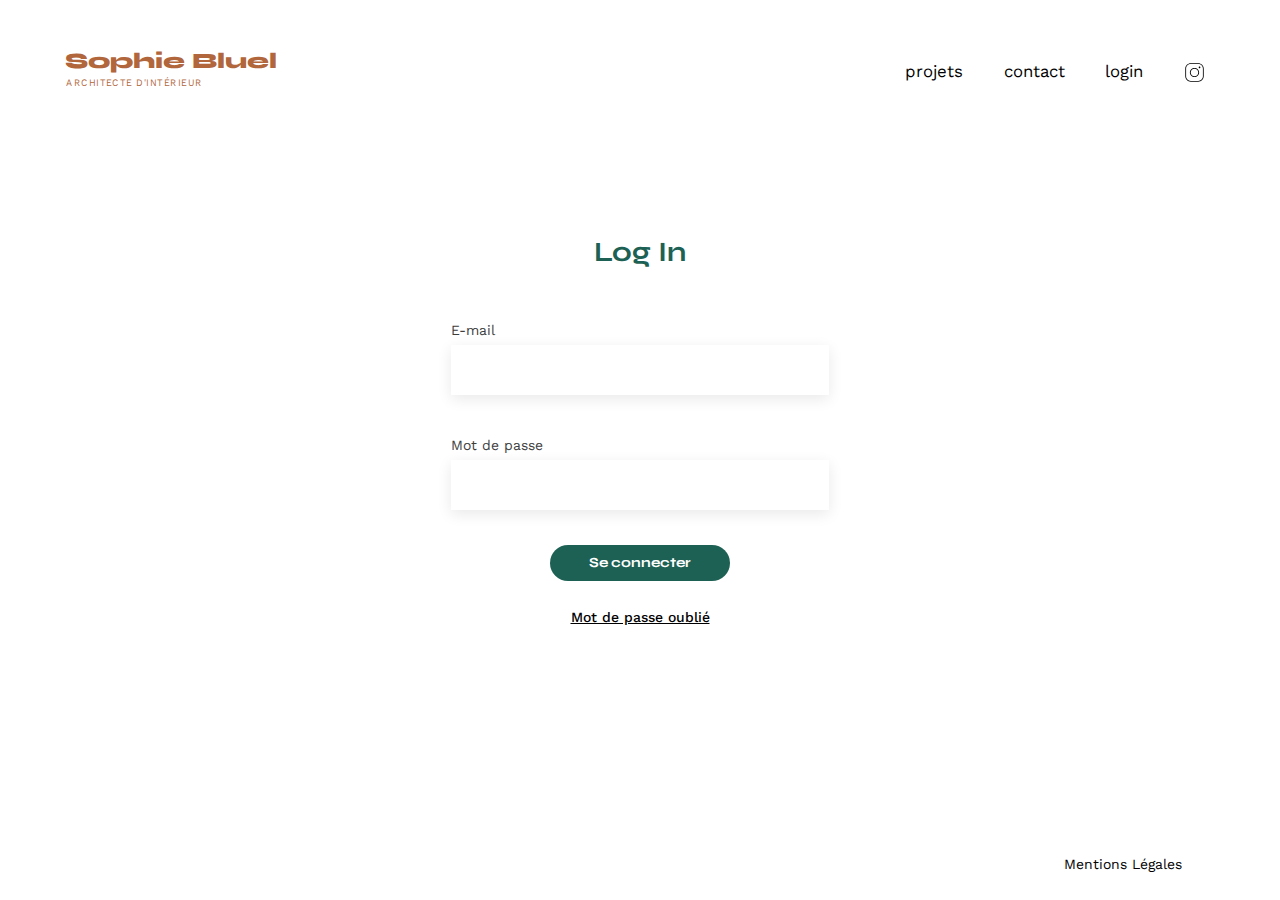
<file: Frontend/login.html>
<!DOCTYPE html>
<html lang="fr">

<head>
  <meta charset="UTF-8">
  <title>Page de connexion | Sophie Bluel - Architecte d'intérieur</title>
  <meta name="viewport" content="width=device-width, initial-scale=1.0">
  <link rel="preconnect" href="https://fonts.googleapis.com">
  <link rel="preconnect" href="https://fonts.gstatic.com" crossorigin>
  <link
    href="https://fonts.googleapis.com/css2?family=Syne:wght@400;500;700;800&family=Work+Sans:wght@400;500;700;800&display=swap"
    rel="stylesheet">
  <meta property="og:title" content="Page de connexion">
  <link rel="stylesheet" href="./assets/style.css">
  <script src="./assets/js/config.js" defer></script>
  <script src="./assets/js/gui/toast.js" defer></script>
  <script src="./assets/js/context/localStorageCtx.js" defer></script>
  <script src="./assets/js/context/crud.js" defer></script>
  <script src="./assets/js/context/userCtx.js" defer></script>
  <script src="./assets/js/gui/login.js" defer></script>
</head>

<body>
  <header id="header" class="header">
    <h1 class="prevent-select"><a href="./index.html">Sophie Bluel <span>Architecte d'intérieur</span></a></h1>
    <nav class="navbar-menu">
      <ul class="navbar-menu-elements">
        <li><a href="./index.html#portfolio" class="navbar-item reset-text-decoration">projets</a></li>
        <li><a href="./index.html#contact" class="navbar-item reset-text-decoration"
            onclick="scrollToFooter()">contact</a></li>
        <li><a href="#" class="navbar-item reset-text-decoration">login</a></li>
        <li><a href="https://instagram.com/" target="_blank" rel="nofollow"><img
              src="./assets/icons/button-instagram.svg" alt="Instagram" class="navbar-img"></a></li>
      </ul>
    </nav>
  </header>
  <div class="main-wrapper">
    <main id="main" class="main">
      <section id="login" class="login form">
        <h2>Log In</h2>
        <form id="login-form">
          <label for="email">E-mail</label>
          <input type="email" name="email" id="email" required>
          <label for="password">Mot de passe</label>
          <input type="password" name="password" id="password" required>
          <button class="is-narrow is-btn">Se connecter</button>
        </form>
        <div>
          <a href="#" class="forgotten-password">Mot de passe oublié</a>
          <!-- {ToDo: not the scope of the project's iteration} -->
        </div>
      </section>
    </main>
    <div id="toasts-component" class="toasts-component">
      <!-- Dynamic Content -->
    </div>

    <footer class="footer">
      <nav>
        <ul>
          <li><a href="#" class="reset-text-decoration">Mentions Légales</a></li>
          <!-- {ToDo: not the scope of the project's iteration} -->
        </ul>
      </nav>
    </footer>
  </div>
</body>

</html>
</file>
<file: Frontend/assets/style.css>
/*
   [CSS] Portfolio de Sophie Bluel v1.2
   This codebase is designed for the lastest Gecko & Blink based browsers only.
   Free for non commercial and commercial use. Just beware of cheating if you're into OC... 😏
   Use CTRL+F `§` & CTRL+F `***` to navigate throughout this CSS file sections.
   {REM} Responsive is NOT required in this project. -> 0 responsive behaviour.
*/

/*** A. Macro */
/* ⚙️ [§ A.1) Global Configuration] */
/* (You can edit the lines which are underneath this one as you wish) */
:root {
    /* Configuration.globalLayout => Font */
    --portfolio-body-font: 'Work Sans';
    --portfolio-titles-font: 'Syne';

    /* Configuration.globalLayout => Font size */
    --portfolio-body-font-size: .874em;

    /* Configuration.globalLayout => Font weight aliases */
    --portfolio-fw-regular: 400;
    --portfolio-fw-semibold: 500;
    --portfolio-fw-bold: 700;
    --portfolio-fw-bolder: 800;

    /* Configuration.chart => Static Colors */
    --portfolio-colors-white: #FFF;
    --portfolio-colors-black: #000;
    --portfolio-colors-green: #1D6154;
    --portfolio-colors-brown: #B1663C;
    --portfolio-colors-red: #D65353;

    /* Configuration.chart => FX Colors */
    --portfolio-colors-darkgreen: #0E2F28;
    --portfolio-colors-orange: #61381D;
    --portfolio-colors-blue: #1D4361;
    --portfolio-colors-darkred: #611D1D;

    /* Configuration.forms => Forms */
    --portfolio-forms-fields-font-size: 1.2em;
    --portfolio-forms-fields-min-height: 50px;
    --portfolio-forms-fields-shadow: 0px 4px 14px rgba(0, 0, 0, .09);
    --portfolio-forms-fields-text-indent: 12pt;
    --portfolio-forms-fields-bg-color: var(--portfolio-colors-white);
    --portfolio-forms-labels-font-color: #3D3D3D;
    --portfolio-forms-fields-font-color: #444;

    /* Configuration.globalLayout => Margins/max-width */
    --portfolio-page-margin: 50px;
    --portfolio-max-width: 1140px;

    /* Configuration.globalLayout => Navbar */
    --portfolio-navbar-item-hover-fw: var(--portfolio-fw-bold);

    /* Configuration.globalLayout => Buttons */
    --portfolio-chart-button-font-color: var(--portfolio-colors-white);
    --portfolio-chart-button-bg-color: var(--portfolio-colors-green);
    --portfolio-chart-button-bg-color-hover: var(--portfolio-colors-darkgreen);
    --portfolio-chart-button-default-font-weight: var(--portfolio-fw-bold);

    /* Configuration.filtersLayout */
    --portfolio-chart-active-filter-button-bg-hover: var(--portfolio-colors-green);
    --portfolio-chart-active-filter-button-bg-color: var(--portfolio-colors-white);
    --portfolio-chart-inactive-filter-button-bg: var(--portfolio-colors-white);
    --portfolio-chart-inactive-filter-button-bg-hover: var(--portfolio-colors-green);
    --portfolio-chart-inactive-filter-button-font-color: var(--portfolio-colors-green);

    /* Configuration.boxesLayout */
    --portfolio-chart-info-box-bg-color: var(--portfolio-colors-blue);
    --portfolio-chart-error-box-bg-color: var(--portfolio-colors-darkred);
    --portfolio-chart-warning-box-bg-color: var(--portfolio-colors-orange);
    --portfolio-chart-box-bg-color: var(--portfolio-colors-green);

    /* Configuration.titlesLayout */
    --portfolio-title-fw: var(--portfolio-fw-bolder);
    --portfolio-title-color: var(--portfolio-colors-brown);
    --portfolio-chart-title-default-font-weight: var(--portfolio-fw-bold);

    /* Configuration.subtitlesLayout */
    --portfolio-chart-subtitle-font-color: var(--portfolio-colors-green);

    /* Configuration.editorBanner */
    --portfolio-editorbanner-bg-color: var(--portfolio-colors-black);
    --portfolio-editorbanner-pseudo-transition-bg-color: rgb(0, 0, 1);
    --portfolio-editorbanner-font-color: var(--portfolio-colors-white);

    /* Configuration.editorBanner => Confirm changes button */
    --portfolio-editorbanner-confirm-changes-btn-bg-color: var(--portfolio-colors-white);
    --portfolio-editorbanner-confirm-changes-btn-font-color: var(--portfolio-colors-black);
    --portfolio-editorbanner-confirm-changes-btn-bg-color-hover: var(--portfolio-colors-darkgreen);
    --portfolio-editorbanner-confirm-changes-btn-font-color-hover: var(--portfolio-colors-white);
    --portfolio-editorbanner-confirm-changes-btn-padding: .75em 1.65em;
    --portfolio-editorbanner-min-height: 60px;

    /* Configuration.modal => Colors */
    --portfolio-modals-delete-button-font-color: var(--portfolio-colors-red);
    --portfolio-modals-bg-color: var(--portfolio-colors-white);
    --portfolio-modals-wrapper-bg-color: rgba(0, 0, 0, .8);
    --portfolio-modals-wrapper-pseudo-transition-bg-color: rgba(0, 0, 1, .8);
    --portfolio-modals-forms-font-size: calc(var(--portfolio-forms-fields-font-size) * .8);
    --portfolio-modals-forms-font-color: #444;
    --portfolio-modals-add-photo-box-bg-color: #E8F1F6;
    --portfolio-modals-add-photo-button-bg-color: #CBD6DC;
    --portfolio-modals-add-photo-button-font-color: #306685;
}

/* ⛔ Do NOT edit the code BELOW this line unless you know what you are doing */
/* ⛔ Do NOT edit the code BELOW this line unless you know what you are doing */
/* ⛔ Do NOT edit the code BELOW this line unless you know what you are doing */

/* 🧰 [§ A.2) i. Reset CSS => 📖 https://tinyurl.com/reset-css] */
* {
    box-sizing: border-box;
    /* [📖 https://tinyurl.com/border-box] */
    min-width: 0;
    /* [📖 https://tinyurl.com/flex-min-width-0] */
    margin: 0;
    padding: 0;
    font: inherit;
    color: inherit;
    font-size: 100%;
    vertical-align: baseline;
}

body {
    display: flex;
    flex-direction: column;
    min-height: 100vh;
    margin: auto;
    font-family: var(--portfolio-body-font), sans-serif;
    font-size: var(--portfolio-body-font-size);
    line-height: 1rem;
    font-weight: var(--portfolio-fw-regular);
    overflow-wrap: break-word;
}

ol,
ul {
    list-style-type: none;
}

/* ✨ [§ A.3) Animations] */
@keyframes galleryFadeIn {
    0% {
        opacity: 0;
    }

    25% {
        opacity: 0;
    }

    100% {
        opacity: 1;
    }
}

@keyframes galleryLoading {
    0% {
        opacity: .8;
    }

    100% {
        opacity: .2;
    }
}

.toasts-component>.is-toast:nth-child(1) {
    --nth-child: 1;
}

.toasts-component>.is-toast:nth-child(2) {
    --nth-child: 2;
}

.toasts-component>.is-toast:nth-child(3) {
    --nth-child: 3;
}

.toasts-component>.is-toast:nth-child(4) {
    --nth-child: 4;
}

.toasts-component>.is-toast:nth-child(n + 5) {
    --nth-child: 5;
}

.gallery>.gallery-figure:nth-child(1) {
    --nth-child: 1;
}

.gallery>.gallery-figure:nth-child(2) {
    --nth-child: 2;
}

.gallery>.gallery-figure:nth-child(3) {
    --nth-child: 3;
}

.gallery>.gallery-figure:nth-child(4) {
    --nth-child: 4;
}

.gallery>.gallery-figure:nth-child(n + 5) {
    --nth-child: 5;
}

.gallery>.gallery-figure {
    animation: galleryFadeIn calc(.4s * var(--nth-child)) ease-in;
}

body > *:not(header, .modal-wrapper) {
    animation: galleryFadeIn .7s ease-in-out;
}

.header {
    animation: galleryFadeIn .4s ease-in-out;
}

/* 🧰 [§ A.4) Utilitary classes] */
.is-btn {
    --_background-color: var(--portfolio-chart-button-bg-color);
    font-family: var(--portfolio-titles-font), serif;
    font-weight: var(--portfolio-chart-button-default-font-weight);
    color: var(--portfolio-chart-button-font-color);
    background-color: var(--_background-color);
    border-color: var(--_background-color);
    margin: 2em auto;
    width: 180px;
    text-align: center;
    margin-top: 35px;
    border-radius: 60px;
    border: none;
    padding: 10px;
}

.is-btn:hover {
    --_background-color: var(--portfolio-chart-button-bg-color-hover);
    cursor: pointer;
    color: var(--portfolio-chart-button-font-color);
}

.reset-text-decoration {
    text-decoration: none;
    color: inherit;
}

.prevent-select {
    user-select: none;
}

/*** B. Desktop */
/* 📚 [§ B.1) Semantic tags] */
section {
    margin: var(--portfolio-page-margin) 0;
}

h1 a {
    display: flex;
    flex-direction: column;
    font-family: var(--portfolio-titles-font), serif;
    font-size: 1.58em;
    font-weight: var(--portfolio-title-fw);
    color: var(--portfolio-title-color);
    line-height: 1em;
    text-decoration: none;
}

h1 a>span {
    position: relative;
    text-transform: uppercase;
    font-family: var(--portfolio-body-font), sans-serif;
    font-weight: var(--portfolio-fw-regular);
    font-size: .45em;
    letter-spacing: .1em;
    transform: scale(.92, 1);
    left: -3.5%;
}

h2 {
    font-size: 2em;
}

h2,
h3,
h4,
h5,
h6 {
    font-family: var(--portfolio-titles-font), serif;
    font-weight: var(--portfolio-chart-title-default-font-weight);
    color: var(--portfolio-chart-inactive-filter-button-font-color);
}

/* 🏷️ [§ B.2) Other HTML Tags styling] */
a:hover {
    color: var(--portfolio-title-color);
}

/*** C. Website base */
/* 🍬 [§ C.1) Wrapper] */
.main-wrapper {
    width: var(--portfolio-max-width);
    display: flex;
    flex-direction: column;
    flex: 1;
    margin: auto;
    margin-bottom: 0;
    margin-top: 0;
}

/* 🍔 [§ C.2) Navbar] */
.header {
    --_margin-delta: 22px;
    display: flex;
    justify-content: space-between;
    margin: var(--portfolio-page-margin) auto;
    min-width: 1150px;
    max-width: var(--portfolio-max-width);
}

.navbar-menu-elements>* {
    padding: 0 10px;
    font-size: 1.2em;
}

.navbar-item:hover {
    font-weight: var(--portfolio-navbar-item-hover-fw);
    color: inherit;
}

.navbar-menu {
    display: flex;
    align-items: center;
    height: 42px;
}

.navbar-menu-elements .navbar-img {
    --_height: 21px;
    position: relative;
    height: var(--_height);
    top: calc(var(--_height) * .1);
}

.navbar-menu-elements {
    display: flex;
    align-items: center;
    list-style-type: none;
    justify-content: space-between;
    width: 320px;
}

/* 👋 [§ C.3) Introduction section] */
.introduction {
    display: flex;
    align-items: center;
    justify-content: space-between;
    margin-bottom: calc(var(--portfolio-page-margin) * 2.5);
    margin-top: calc(var(--portfolio-page-margin) * 1.5);
}

.introduction .introduction-figure {
    flex-basis: 53%;
}

.introduction .introduction-picture {
    display: block;
    height: auto;
    width: 94.5%;
}

.introduction-article {
    display: flex;
    position: relative;
    flex-direction: column;
    align-self: stretch;
    top: 65px;
    max-width: 42.8%;
    height: 30%;
}

.introduction-article p {
    margin-top: 5px;
}

.introduction-article-container {
    position: relative;
    display: flex;
    flex-direction: column;
    align-self: stretch;
    line-height: 1.15em;
    gap: .8em;
}

.introduction-article-container h2 {
    margin-bottom: 10px;
}

/* ✅ [§ C.4) i. Filters component] */
.filter-by-category-component {
    display: flex;
    justify-content: center;
    gap: 0 1em;
}

.filter-btn {
    border: 1px solid var(--portfolio-chart-inactive-filter-button-font-color);
    font-size: 1em;
    margin: 0;

    color: var(--portfolio-chart-inactive-filter-button-font-color);
    background-color: var(--portfolio-chart-inactive-filter-button-bg);
    padding: 8px 1%;
    min-width: 100px;
}

.filter-btn:hover {
    color: var(--portfolio-chart-button-font-color);
    background-color: var(--portfolio-chart-button-bg-color-hover);
    border-color: var(--portfolio-chart-button-bg-color-hover);
}

.filter-btn.is-active {
    background-color: var(--portfolio-chart-active-filter-button-bg-hover);
    border-color: var(--portfolio-chart-active-filter-button-bg-hover);
    color: var(--portfolio-chart-active-filter-button-bg-color);
}

/* 🖼️ [§ C.4) ii. Portfolio section] */
.main {
    width: 83%;
    margin: auto;
    margin-top: 0;
}

.portfolio {
    --_padding: 15px;
    padding-top: var(--_padding);
    margin-top: calc(var(--_padding) * -1);
    margin-bottom: calc(var(--portfolio-page-margin) * 1.3);
}

.portfolio-title-wrapper {
    position: relative;
    display: flex;
    justify-content: center;
    margin-bottom: 3.5em;
}

.gallery {
    width: 100%;
    display: grid;
    grid-template-columns: repeat(3, 1fr);
    grid-column-gap: .9rem;
    grid-row-gap: 20px;
    margin-top: 3.7em;
}

.gallery.failed-to-fetch {
    display: flex;
    justify-content: center;
}

.gallery-figure {
    margin: auto;
}

.gallery-figure img {
    height: 407px;
    width: 305px;
    object-fit: cover;
    margin-bottom: .5em;
}

/* ✉️ [§ C.5) Contact section] */
.form {
    display: flex;
    flex-direction: column;
    margin: auto;
    align-items: center;
}

.form h2 {
    margin-bottom: 20px;
}

.form form {
    text-align: left;
    display: flex;
    flex-direction: column;
    width: 40%;
}

.form input:not([type="submit"]) {
    border: none;
    background-color: var(--portfolio-forms-fields-bg-color);
    font-size: var(--portfolio-forms-fields-font-size);
    min-height: var(--portfolio-forms-fields-min-height);
    box-shadow: var(--portfolio-forms-fields-shadow);
    text-indent: var(--portfolio-forms-fields-text-indent);
}

.form label {
    margin: 3em 0 .5em 0;
    color: var(--portfolio-forms-labels-font-color);
}

.form textarea {
    border: none;
    background-color: var(--portfolio-forms-fields-bg-color);
    box-shadow: var(--portfolio-forms-fields-shadow);
    padding: 8px;
}

.form input:not([type="submit"]), .form select, .form textarea {
    color: var(--portfolio-forms-fields-font-color);
}

.form input.is-narrow {
    height: 35px;
    font-size: 1em;
}

/*** D. Dynamic components */
/* 📦 [§ D.1) Boxes] */
.is-box {
    background-color: var(--portfolio-chart-buttons-font-color);
    color: var(--portfolio-chart-button-font-color);
    font-weight: var(--portfolio-fw-semibold);
    padding: 15px;
    border-radius: 15px;
    max-width: 45vw;
    margin: auto;
    text-align: center;
}

.is-box.error-box {
    background-color: var(--portfolio-chart-error-box-bg-color);
}

.is-box.warning-box {
    background-color: var(--portfolio-chart-warning-box-bg-color);
}

/* 🥞 [§ D.2) Toasts] */
.toasts-component {
    display: flex;
    flex-direction: column;
    align-items: center;
    position: absolute;
    bottom: 0;
    left: 0;
    width: 100%;
}

.is-toast {
    --_default-min-width: 250px;
    --_delta: 50px;
    --_fadein-duration: .5s;
    --_fadeout-duration: 1s;
    --_movein-duration: .7s;
    --_moveout-duration: 1s;
    opacity: 0;
    margin: auto;
    font-weight: var(--portfolio-fw-semibold);
    min-width: var(--_default-min-width);
    background-color: var(--portfolio-chart-box-bg-color);
    color: var(--portfolio-chart-button-font-color);
    text-align: center;
    border-radius: 2px;
    padding: 16px;
    z-index: 2;
    bottom: 0;
    position: fixed;
    transition: bottom var(--_movein-duration), opacity var(--_fadeout-duration);
}

.is-toast.show {
    opacity: 1;
    bottom: calc(var(--_delta) * var(--nth-child));
    transition: bottom var(--_moveout-duration), opacity var(--_fadein-duration);
}

.is-toast.error-box {
    background-color: var(--portfolio-chart-error-box-bg-color);
}

.is-toast.warning-box {
    background-color: var(--portfolio-chart-warning-box-bg-color);
}

.is-toast.info-box {
    background-color: var(--portfolio-chart-info-box-bg-color);
}

/*** E. Footer */
.footer {
    display: flex;
    align-items: flex-end;
    justify-content: flex-end;
    align-self: flex-end;
    margin: 2em;
    margin-top: 2.5em;
}

/*** F. Editor */
/* 🔝 [§ F. 1) Editor banner] */
.editor-banner-wrapper {
    position: relative;
    min-height: var(--portfolio-editorbanner-min-height);
}

.editor-banner {
    display: flex;
    position: fixed;
    justify-content: center;
    align-items: center;
    min-height: var(--portfolio-editorbanner-min-height);
    min-width: 100%;
    z-index: 1;
    background-color: var(--portfolio-editorbanner-bg-color);
    color: var(--portfolio-editorbanner-font-color);
}

.editor-banner-component {
    display: flex;
    justify-content: center;
    align-items: center;
    height: 63.33%;
    width: 367px;
}

.editor-banner-component .editor-banner-label {
    font-size: 1.1em;
    font-weight: var(--portfolio-fw-regular);
}

.confirm-changes-btn {
    font-family: var(--portfolio-body-font), sans-serif;
    font-size: 1em;
    width: auto;
    padding: var(--portfolio-editorbanner-confirm-changes-btn-padding);
    margin: auto;
    margin-right: 0;
    background-color: var(--portfolio-editorbanner-confirm-changes-btn-bg-color);
    color: var(--portfolio-editorbanner-confirm-changes-btn-font-color);
}

.confirm-changes-btn:hover {
    background-color: var(--portfolio-editorbanner-confirm-changes-btn-bg-color-hover);
    color: var(--portfolio-editorbanner-confirm-changes-btn-font-color-hover);
}

/* 👁️ [§ F. 2) Visibility default state] */
.hidden-editor-element {
    visibility: hidden !important;
    min-height: 1px !important;
    max-height: 1px !important;
}

/* ✍️ [§ F. 3) Edit buttons] */
.edit-icon {
    height: 19px;
    width: auto;
    margin-left: 0;
    margin-right: 10px;
}

.edit-component {
    display: flex;
    align-items: center;
}

.edit-component span {
    position: relative;
    top: 1px;
}

.open-editor {
    display: flex;
    align-items: center;
    text-decoration: none;
}

.open-editor:hover {
    font-weight: var(--portfolio-navbar-item-hover-fw);
    color: inherit;
}

.editor-banner-component .edit-icon {
    position: relative;
    top: -.10em;
}

.description-edit-btn {
    position: absolute;
    top: -20%;
}

.edit-component.introduction-img-btn {
    position: relative;
    top: 15px;
}

.edit-component.gallery-edit-btn {
    position: absolute;
    right: 29%;
    top: -11%;
}

/*** G. Login Page */
.login {
    display: flex;
    align-items: center;
    margin: auto;
    margin-top: 100px;
}

.forgotten-password {
    color: inherit;
    font-weight: var(--portfolio-fw-semibold);
}

/*** H. Modal box */
.modal-wrapper {
    --_padding: 20px;

    position: fixed;
    display: flex;
    align-items: center;
    justify-content: center;
    top: var(--portfolio-editorbanner-min-height);
    left: 0;
    width: 100%;
    height: calc(100vh - var(--portfolio-editorbanner-min-height));
    background: var(--portfolio-modals-wrapper-bg-color);
}

.modal {
    position: relative;
    overflow: auto;
    width: 43.75vw;
    min-height: 74vh;
    max-height: calc(100vh - 95px);
    padding: 20px;
    background-color: var(--portfolio-modals-bg-color);
    border-radius: 10px;
}

.editor-head-gui-element {
    background: transparent;
    border: none;
}

.editor-head-gui-element:hover {
    cursor: pointer;
}

.modal h1 {
    font-size: 1.85em;
    color: inherit;
    font-family: var(--portfolio-body-font);
    font-weight: var(--portfolio-fw-regular);
    text-align: center;
    margin-bottom: 35px;
}

.modal hr {
    width: 100%;
    opacity: .4;
}

.modal-dynamic-content {
    display: flex;
    flex-direction: column;
    justify-content: center;
    align-items: center;
    height: 100%;
}

.modal-dynamic-content-main {
    flex-basis: 100%;
    width: 100%;
    align-self: flex-start;
}

.modal .modal-gallery {
    display: grid;
    grid-template-columns: repeat(5, 1fr);
    grid-column-gap: .9rem;
    grid-row-gap: 20px;
    margin-bottom: 50px;
}

.modal .modal-gallery img {
    width: 100%;
    height: 100%;
    object-fit: cover;
}

.modal .modal-gallery-element {
    position: relative;
    display: flex;
    flex-direction: column;
    min-width: 5vw;
    min-height: 165px;
}

.modal .modal-gallery-element-btns {
    width: 100%;
    position: absolute;
    display: flex;
    align-self: center;
    justify-content: flex-end;
    flex-wrap: wrap;
}

.modal .modal-gallery-element-btns a {
    background: var(--portfolio-editorbanner-bg-color);
    border-radius: 3px;
    margin-right: 3px;
    margin-top: 5px;
    height: 20px;
    width: 20px;
}

.modal .modal-gallery-element-btns img {
    height: 100%;
    width: 100%;
    object-fit: cover;
}

.modal .modal-gallery-element-img {
    margin-bottom: 2px;
}

.modal-bottom {
    width: 100%;
}

.modal-gallery-trash-btn {
    padding: 3px;
}

.modal-gallery-move-btn {
    padding: 2px;
}

.modal-gallery-move-btn:not(.is-active) {
    display: none;
}

.modal-head {
    position: relative;
    display: flex;
    width: 100%;
    justify-content: space-between;
}

.modal .modal-gallery-delete-all-button-wrapper {
    text-align: center;
}

.modal .modal-bottom button {
    display: flex;
    align-items: center;
    justify-content: center;
    width: 100%;
    max-width: 237px;
    margin: 2.4em auto;
    margin-bottom: 1.5em;
}

.modal .modal-bottom div {
    margin: auto;
    margin-bottom: 20px;
}

.modal .modal-gallery a {
    text-decoration: none;
    color: inherit;
    margin-top: 3px;
    font-size: .9em;
}

.modal .modal-gallery a:hover {
    font-weight: var(--portfolio-navbar-item-hover-fw);
}

.modal .modal-bottom a {
    text-decoration: none;
    color: var(--portfolio-modals-delete-button-font-color);
}

.send-img {
    display: flex;
    align-self: stretch;
    align-items: stretch;
    width: 100%;
    margin: auto;
}

.send-img label:not(.add-file-btn) {
    margin: 2em 0 .5em 0;
}

.send-img label.add-file-btn {
    margin: 0;
    padding: .7em 2.5em;
    border: 0;
    border-radius: 50px;
    background-color: var(--portfolio-modals-add-photo-button-bg-color);
    color: var(--portfolio-modals-add-photo-button-font-color);    
    font-weight: var(--portfolio-fw-semibold);
}

.send-img.form input, .send-img.form select {
    font-size: var(--portfolio-modals-forms-font-size);
}

.select {
    border: none;
    background-color: var(--portfolio-forms-fields-bg-color);
    font-size: var(--portfolio-forms-fields-font-size);
    min-height: var(--portfolio-forms-fields-min-height);
    box-shadow: var(--portfolio-forms-fields-shadow);
    text-indent: var(--portfolio-forms-fields-text-indent);

    appearance: none;
    background: url("./icons/button-expand.svg") no-repeat;
    background-position: right 6.64% bottom 48%;
}

.modal .add-photo-box {
    position: relative;
    display: flex;
    flex-direction: column;
    justify-content: center;
    align-items: center;
    width: 100%;
    min-height: 170px;
    background: var(--portfolio-modals-add-photo-box-bg-color);
    padding-bottom: 20px;
}

.modal .add-photo-box-placeholder {
    display: inherit;
    flex-direction: inherit;
    justify-content: inherit;
    align-items: inherit;
}

.modal .add-photo-box p {
    margin-top: 5px;
    font-size: .7em;
}

.modal .add-file-input {
    position: absolute;
    top: 0;
    width: 100%;
    height: 100%;
    opacity: 0;
    z-index: 2;
}

.modal .add-photo-box:focus-within {
    --_thickness: 2px;
    outline: var(--_thickness) solid var(--portfolio-modals-add-photo-button-font-color);
    outline-offset: calc(--_thickness * -1);
    border-radius: var(--_thickness);
}

.modal .add-file-input:hover {
    cursor: pointer;
}

.modal .picture-placeholder {
    object-fit: cover;
    margin: 0;
    margin-top: 1.5em;
    margin-bottom: 1em;
}

.modal .injected-picture {
    position: absolute;
    top: 0;
    left: auto;
    right: auto;
    width: 30%;
    height: 100%;
    object-fit: cover;
    z-index: 1;
}

.modal .injected-picture:not(.is-active) {
    display: none;
}

.modal .modal-content {
    width: 76%;
    height: calc(100% - 50px);
    margin: 0 auto;
}

/* Focus trap (hack in the matrix) */
.editor-banner:not(:focus-within) {
    background: var(--portfolio-editorbanner-pseudo-transition-bg-color);
    transition: background .01s;
}

/* Focus trap (hack in the matrix) */
.modal-wrapper[aria-modal="true"]:not(:focus-within) {
    background: var(--portfolio-modals-wrapper-pseudo-transition-bg-color);
    transition: background .01s;
}

/*** I. Javascript patches, do NOT use it in your HTML */
.js-monkey-patch-flex-column {
    flex-direction: column !important;
}

.js-monkey-patch-display-flex {
    display: flex !important;
}

.js-monkey-patch-display-none {
    display: none !important;
}

.js-monkey-patch-loading {
    animation: galleryLoading .8s ease-in-out infinite !important;
}

.js-monkey-patch-remove-animations {
    animation: none !important;
}
</file>
<file: FrontEnd/assets/style.css>
/*
   [CSS] Sophie Bluel Portfolio v1.0
   This codebase is designed for the lastest Gecko & Blink based browsers only.
   Free for non commercial and commercial use. Just beware of cheating if you're into OC... 😏
   Use CTRL+F `§` & CTRL+F `***` to navigate throughout this CSS file sections.
   {REM} Responsive is NOT required in this project. -> 0 responsive behaviour.
*/

/*** A. Macro */
/* ⚙️ [§ A.1) Global Configuration] */
/* (You can edit the lines which are underneath this one as you wish) */
:root {
    /* Configuration.globalLayout => Font */
    --portfolio-body-font: 'Work Sans';
    --portfolio-titles-font: 'Syne';

    /* Configuration.globalLayout => Font size */
    --portfolio-body-font-size: .874em;

    /* Configuration.globalLayout => Font weight aliases */
    --portfolio-fw-regular: 400;
    --portfolio-fw-semibold: 500;
    --portfolio-fw-bold: 700;
    --portfolio-fw-bolder: 800;

    /* Configuration.chart => Static Colors */
    --portfolio-colors-white: #FFF;
    --portfolio-colors-black: #000;
    --portfolio-colors-green: #1D6154;
    --portfolio-colors-brown: #B1663C;
    --portfolio-colors-red: #D65353;

    /* Configuration.chart => FX Colors */
    --portfolio-colors-darkgreen: #0E2F28;
    --portfolio-colors-orange: #61381D;
    --portfolio-colors-blue: #1D4361;
    --portfolio-colors-darkred: #611D1D;

    /* Configuration.forms => Forms */
    --portfolio-forms-fields-font-size: 1.2em;
    --portfolio-forms-fields-min-height: 50px;
    --portfolio-forms-fields-shadow: 0px 4px 14px rgba(0, 0, 0, .09);
    --portfolio-forms-fields-text-indent: 12pt;
    --portfolio-forms-fields-bg-color: var(--portfolio-colors-white);
    --portfolio-forms-labels-font-color: #3D3D3D;
    --portfolio-forms-fields-font-color: #444;

    /* Configuration.globalLayout => Margins/max-width */
    --portfolio-page-margin: 50px;
    --portfolio-max-width: 1140px;

    /* Configuration.globalLayout => Navbar */
    --portfolio-navbar-item-hover-fw: var(--portfolio-fw-bold);

    /* Configuration.globalLayout => Buttons */
    --portfolio-chart-button-font-color: var(--portfolio-colors-white);
    --portfolio-chart-button-bg-color: var(--portfolio-colors-green);
    --portfolio-chart-button-bg-color-hover: var(--portfolio-colors-darkgreen);
    --portfolio-chart-button-default-font-weight: var(--portfolio-fw-bold);

    /* Configuration.filtersLayout */
    --portfolio-chart-active-filter-button-bg-hover: var(--portfolio-colors-green);
    --portfolio-chart-active-filter-button-bg-color: var(--portfolio-colors-white);
    --portfolio-chart-inactive-filter-button-bg: var(--portfolio-colors-white);
    --portfolio-chart-inactive-filter-button-bg-hover: var(--portfolio-colors-green);
    --portfolio-chart-inactive-filter-button-font-color: var(--portfolio-colors-green);

    /* Configuration.boxesLayout */
    --portfolio-chart-info-box-bg-color: var(--portfolio-colors-blue);
    --portfolio-chart-error-box-bg-color: var(--portfolio-colors-darkred);
    --portfolio-chart-warning-box-bg-color: var(--portfolio-colors-orange);
    --portfolio-chart-box-bg-color: var(--portfolio-colors-green);

    /* Configuration.titlesLayout */
    --portfolio-title-fw: var(--portfolio-fw-bolder);
    --portfolio-title-color: var(--portfolio-colors-brown);
    --portfolio-chart-title-default-font-weight: var(--portfolio-fw-bold);

    /* Configuration.subtitlesLayout */
    --portfolio-chart-subtitle-font-color: var(--portfolio-colors-green);

    /* Configuration.editorBanner */
    --portfolio-editorbanner-bg-color: var(--portfolio-colors-black);
    --portfolio-editorbanner-pseudo-transition-bg-color: rgb(0, 0, 1);
    --portfolio-editorbanner-font-color: var(--portfolio-colors-white);

    /* Configuration.editorBanner => Confirm changes button */
    --portfolio-editorbanner-confirm-changes-btn-bg-color: var(--portfolio-colors-white);
    --portfolio-editorbanner-confirm-changes-btn-font-color: var(--portfolio-colors-black);
    --portfolio-editorbanner-confirm-changes-btn-bg-color-hover: var(--portfolio-colors-darkgreen);
    --portfolio-editorbanner-confirm-changes-btn-font-color-hover: var(--portfolio-colors-white);
    --portfolio-editorbanner-confirm-changes-btn-padding: .75em 1.65em;
    --portfolio-editorbanner-min-height: 60px;

    /* Configuration.modal => Colors */
    --portfolio-modals-delete-button-font-color: var(--portfolio-colors-red);
    --portfolio-modals-bg-color: var(--portfolio-colors-white);
    --portfolio-modals-wrapper-bg-color: rgba(0, 0, 0, .8);
    --portfolio-modals-wrapper-pseudo-transition-bg-color: rgba(0, 0, 1, .8);
    --portfolio-modals-forms-font-size: calc(var(--portfolio-forms-fields-font-size) * .8);
    --portfolio-modals-forms-font-color: #444;
    --portfolio-modals-add-photo-box-bg-color: #E8F1F6;
    --portfolio-modals-add-photo-button-bg-color: #CBD6DC;
    --portfolio-modals-add-photo-button-font-color: #306685;
}

/* 🧰 [§ A.2) i. Reset CSS => 📖 https://tinyurl.com/reset-css] */
* {
    box-sizing: border-box;
    /* [📖 https://tinyurl.com/border-box] */
    min-width: 0;
    /* [📖 https://tinyurl.com/flex-min-width-0] */
    margin: 0;
    padding: 0;
    font: inherit;
    color: inherit;
    font-size: 100%;
    vertical-align: baseline;
}

body {
    display: flex;
    flex-direction: column;
    min-height: 100vh;
    margin: auto;
    font-family: var(--portfolio-body-font), sans-serif;
    font-size: var(--portfolio-body-font-size);
    line-height: 1rem;
    font-weight: var(--portfolio-fw-regular);
    overflow-wrap: break-word;
}

ol,
ul {
    list-style-type: none;
}

/* ✨ [§ A.3) Animations] */
@keyframes galleryFadeIn {
    0% {
        opacity: 0;
    }

    25% {
        opacity: 0;
    }

    100% {
        opacity: 1;
    }
}

@keyframes galleryLoading {
    0% {
        opacity: .8;
    }

    100% {
        opacity: .2;
    }
}

.toasts-component>.is-toast:nth-child(1) {
    --nth-child: 1;
}

.toasts-component>.is-toast:nth-child(2) {
    --nth-child: 2;
}

.toasts-component>.is-toast:nth-child(3) {
    --nth-child: 3;
}

.toasts-component>.is-toast:nth-child(4) {
    --nth-child: 4;
}

.toasts-component>.is-toast:nth-child(n + 5) {
    --nth-child: 5;
}

.gallery>.gallery-figure:nth-child(1) {
    --nth-child: 1;
}

.gallery>.gallery-figure:nth-child(2) {
    --nth-child: 2;
}

.gallery>.gallery-figure:nth-child(3) {
    --nth-child: 3;
}

.gallery>.gallery-figure:nth-child(4) {
    --nth-child: 4;
}

.gallery>.gallery-figure:nth-child(n + 5) {
    --nth-child: 5;
}

.gallery>.gallery-figure {
    animation: galleryFadeIn calc(.4s * var(--nth-child)) ease-in;
}

body > *:not(header, .modal-wrapper) {
    animation: galleryFadeIn .7s ease-in-out;
}

.header {
    animation: galleryFadeIn .4s ease-in-out;
}

/* 🧰 [§ A.4) Utilitary classes] */
.is-btn {
    --_background-color: var(--portfolio-chart-button-bg-color);
    font-family: var(--portfolio-titles-font), serif;
    font-weight: var(--portfolio-chart-button-default-font-weight);
    color: var(--portfolio-chart-button-font-color);
    background-color: var(--_background-color);
    border-color: var(--_background-color);
    margin: 2em auto;
    width: 180px;
    text-align: center;
    margin-top: 35px;
    border-radius: 60px;
    border: none;
    padding: 10px;
}

.is-btn:hover {
    --_background-color: var(--portfolio-chart-button-bg-color-hover);
    cursor: pointer;
    color: var(--portfolio-chart-button-font-color);
}

.reset-text-decoration {
    text-decoration: none;
    color: inherit;
}

.prevent-select {
    user-select: none;
}

/* ⛔ Do NOT edit the code BELOW this line unless you know what you are doing */
/* ⛔ Do NOT edit the code BELOW this line unless you know what you are doing */
/* ⛔ Do NOT edit the code BELOW this line unless you know what you are doing */

/*** B. Desktop */
/* 📚 [§ B.1) Semantic tags] */
section {
    margin: var(--portfolio-page-margin) 0;
}

h1 {
    display: flex;
    flex-direction: column;
    font-family: var(--portfolio-titles-font), serif;
    font-size: 1.58em;
    font-weight: var(--portfolio-title-fw);
    color: var(--portfolio-title-color);
    line-height: 1em;
}

h1>span {
    position: relative;
    text-transform: uppercase;
    font-family: var(--portfolio-body-font), sans-serif;
    font-weight: var(--portfolio-fw-regular);
    font-size: .45em;
    letter-spacing: .1em;
    transform: scale(.92, 1);
    left: -3.5%;
}

h2 {
    font-size: 2em;
}

h2,
h3,
h4,
h5,
h6 {
    font-family: var(--portfolio-titles-font), serif;
    font-weight: var(--portfolio-chart-title-default-font-weight);
    color: var(--portfolio-chart-inactive-filter-button-font-color);
}

/* 🏷️ [§ B.2) Other HTML Tags styling] */
a:hover {
    color: var(--portfolio-title-color);
}

/*** C. Website base */
/* 🍬 [§ C.1) Wrapper] */
.main-wrapper {
    width: var(--portfolio-max-width);
    display: flex;
    flex-direction: column;
    flex: 1;
    margin: auto;
    margin-bottom: 0;
    margin-top: 0;
}

/* 🍔 [§ C.2) Navbar] */
.header {
    --_margin-delta: 22px;
    display: flex;
    justify-content: space-between;
    margin: var(--portfolio-page-margin) auto;
    min-width: 1150px;
    max-width: var(--portfolio-max-width);
}

.navbar-menu-elements>* {
    padding: 0 10px;
    font-size: 1.2em;
}

.navbar-item:hover {
    font-weight: var(--portfolio-navbar-item-hover-fw);
    color: inherit;
}

.navbar-menu {
    display: flex;
    align-items: center;
    height: 42px;
}

.navbar-menu-elements .navbar-img {
    --_height: 21px;
    position: relative;
    height: var(--_height);
    top: calc(var(--_height) * .1);
}

.navbar-menu-elements {
    display: flex;
    align-items: center;
    list-style-type: none;
    justify-content: space-between;
    width: 320px;
}

/* 👋 [§ C.3) Introduction section] */
.introduction {
    display: flex;
    align-items: center;
    justify-content: space-between;
    margin-bottom: calc(var(--portfolio-page-margin) * 2.5);
    margin-top: calc(var(--portfolio-page-margin) * 1.5);
}

.introduction .introduction-figure {
    flex-basis: 53%;
}

.introduction .introduction-picture {
    display: block;
    height: auto;
    width: 94.5%;
}

.introduction-article {
    display: flex;
    position: relative;
    flex-direction: column;
    align-self: stretch;
    top: 65px;
    max-width: 42.8%;
    height: 30%;
}

.introduction-article p {
    margin-top: 5px;
}

.introduction-article-container {
    position: relative;
    display: flex;
    flex-direction: column;
    align-self: stretch;
    line-height: 1.15em;
    gap: .8em;
}

.introduction-article-container h2 {
    margin-bottom: 10px;
}

/* ✅ [§ C.4) i. Filters component] */
.filter-by-category-component {
    display: flex;
    justify-content: center;
    gap: 0 1em;
}

.filter-btn {
    border: 1px solid var(--portfolio-chart-inactive-filter-button-font-color);
    font-size: 1em;
    margin: 0;

    color: var(--portfolio-chart-inactive-filter-button-font-color);
    background-color: var(--portfolio-chart-inactive-filter-button-bg);
    padding: 8px 1%;
    min-width: 100px;
}

.filter-btn:hover {
    color: var(--portfolio-chart-button-font-color);
    background-color: var(--portfolio-chart-button-bg-color-hover);
    border-color: var(--portfolio-chart-button-bg-color-hover);
}

.filter-btn.is-active {
    background-color: var(--portfolio-chart-active-filter-button-bg-hover);
    border-color: var(--portfolio-chart-active-filter-button-bg-hover);
    color: var(--portfolio-chart-active-filter-button-bg-color);
}

/* 🖼️ [§ C.4) ii. Portfolio section] */
.main {
    width: 83%;
    margin: auto;
    margin-top: 0;
}

.portfolio {
    margin-bottom: calc(var(--portfolio-page-margin) * 1.3);
}

.portfolio-title-wrapper {
    position: relative;
    display: flex;
    justify-content: center;
    margin-bottom: 3.5em;
}

.gallery {
    width: 100%;
    display: grid;
    grid-template-columns: repeat(3, 1fr);
    grid-column-gap: .9rem;
    grid-row-gap: 20px;
    margin-top: 3.7em;
}

.gallery.failed-to-fetch {
    display: flex;
    justify-content: center;
}

.gallery-figure {
    margin: auto;
}

.gallery-figure img {
    height: 407px;
    width: 305px;
    object-fit: cover;
    margin-bottom: .5em;
}

/* ✉️ [§ C.5) Contact section] */
.form {
    display: flex;
    flex-direction: column;
    margin: auto;
    align-items: center;
}

.form h2 {
    margin-bottom: 20px;
}

.form form {
    text-align: left;
    display: flex;
    flex-direction: column;
    width: 40%;
}

.form input:not([type="submit"]) {
    border: none;
    background-color: var(--portfolio-forms-fields-bg-color);
    font-size: var(--portfolio-forms-fields-font-size);
    min-height: var(--portfolio-forms-fields-min-height);
    box-shadow: var(--portfolio-forms-fields-shadow);
    text-indent: var(--portfolio-forms-fields-text-indent);
}

.form label {
    margin: 3em 0 .5em 0;
    color: var(--portfolio-forms-labels-font-color);
}

.form textarea {
    border: none;
    background-color: var(--portfolio-forms-fields-bg-color);
    box-shadow: var(--portfolio-forms-fields-shadow);
    padding: 8px;
}

.form input:not([type="submit"]), .form select, .form textarea {
    color: var(--portfolio-forms-fields-font-color);
}

.form input.is-narrow {
    height: 35px;
    font-size: 1em;
}

/*** D. Dynamic components */
/* 📦 [§ D.1) Boxes] */
.is-box {
    background-color: var(--portfolio-chart-buttons-font-color);
    color: var(--portfolio-chart-button-font-color);
    font-weight: var(--portfolio-fw-semibold);
    padding: 15px;
    border-radius: 15px;
    max-width: 45vw;
    margin: auto;
    text-align: center;
}

.is-box.error-box {
    background-color: var(--portfolio-chart-error-box-bg-color);
}

.is-box.warning-box {
    background-color: var(--portfolio-chart-warning-box-bg-color);
}

/* 🥞 [§ D.2) Toasts] */
.toasts-component {
    display: flex;
    flex-direction: column;
    align-items: center;
    position: absolute;
    bottom: 0;
    left: 0;
    width: 100%;
}

.is-toast {
    --_default-min-width: 250px;
    --_delta: 50px;
    --_fadein-duration: .5s;
    --_fadeout-duration: 1s;
    --_movein-duration: .7s;
    --_moveout-duration: 1s;
    opacity: 0;
    margin: auto;
    font-weight: var(--portfolio-fw-semibold);
    min-width: var(--_default-min-width);
    background-color: var(--portfolio-chart-box-bg-color);
    color: var(--portfolio-chart-button-font-color);
    text-align: center;
    border-radius: 2px;
    padding: 16px;
    z-index: 2;
    bottom: 0;
    position: fixed;
    transition: bottom var(--_movein-duration), opacity var(--_fadeout-duration);
}

.is-toast.show {
    opacity: 1;
    bottom: calc(var(--_delta) * var(--nth-child));
    transition: bottom var(--_moveout-duration), opacity var(--_fadein-duration);
}

.is-toast.error-box {
    background-color: var(--portfolio-chart-error-box-bg-color);
}

.is-toast.warning-box {
    background-color: var(--portfolio-chart-warning-box-bg-color);
}

.is-toast.info-box {
    background-color: var(--portfolio-chart-info-box-bg-color);
}

/*** E. Footer */
.footer {
    display: flex;
    align-items: flex-end;
    justify-content: flex-end;
    align-self: flex-end;
    margin: 2em;
    margin-top: 2.5em;
}

/*** F. Editor */
/* 🔝 [§ F. 1) Editor banner] */
.editor-banner-wrapper {
    position: relative;
    min-height: var(--portfolio-editorbanner-min-height);
}

.editor-banner {
    display: flex;
    position: fixed;
    justify-content: center;
    align-items: center;
    min-height: var(--portfolio-editorbanner-min-height);
    min-width: 100%;
    z-index: 1;
    background-color: var(--portfolio-editorbanner-bg-color);
    color: var(--portfolio-editorbanner-font-color);
}

.editor-banner-component {
    display: flex;
    justify-content: center;
    align-items: center;
    height: 63.33%;
    width: 367px;
}

.editor-banner-component .editor-banner-label {
    font-size: 1.1em;
    font-weight: var(--portfolio-fw-regular);
}

.confirm-changes-btn {
    font-family: var(--portfolio-body-font), sans-serif;
    font-size: 1em;
    width: auto;
    padding: var(--portfolio-editorbanner-confirm-changes-btn-padding);
    margin: auto;
    margin-right: 0;
    background-color: var(--portfolio-editorbanner-confirm-changes-btn-bg-color);
    color: var(--portfolio-editorbanner-confirm-changes-btn-font-color);
}

.confirm-changes-btn:hover {
    background-color: var(--portfolio-editorbanner-confirm-changes-btn-bg-color-hover);
    color: var(--portfolio-editorbanner-confirm-changes-btn-font-color-hover);
}

/* 👁️ [§ F. 2) Visibility default state] */
.hidden-editor-element {
    visibility: hidden !important;
    min-height: 1px !important;
    max-height: 1px !important;
}

/* ✍️ [§ F. 3) Edit buttons] */
.edit-icon {
    height: 19px;
    width: auto;
    margin-left: 0;
    margin-right: 10px;
}

.edit-component {
    display: flex;
    align-items: center;
}

.edit-component span {
    position: relative;
    top: 1px;
}

.open-editor {
    display: flex;
    align-items: center;
    text-decoration: none;
}

.open-editor:hover {
    font-weight: var(--portfolio-navbar-item-hover-fw);
    color: inherit;
}

.editor-banner-component .edit-icon {
    position: relative;
    top: -.10em;
}

.description-edit-btn {
    position: absolute;
    top: -20%;
}

.edit-component.introduction-img-btn {
    position: relative;
    top: 15px;
}

.edit-component.gallery-edit-btn {
    position: absolute;
    right: 29%;
    top: -11%;
}

/*** G. Login Page */
.login {
    display: flex;
    align-items: center;
    margin: auto;
    margin-top: 100px;
}

.forgotten-password {
    color: inherit;
    font-weight: var(--portfolio-fw-semibold);
}

/*** H. Modal box */
.modal-wrapper {
    --_padding: 20px;

    position: fixed;
    display: flex;
    align-items: center;
    justify-content: center;
    top: var(--portfolio-editorbanner-min-height);
    left: 0;
    width: 100%;
    height: calc(100vh - var(--portfolio-editorbanner-min-height));
    background: var(--portfolio-modals-wrapper-bg-color);
}

.modal {
    position: relative;
    overflow: auto;
    width: 43.75vw;
    min-height: 74vh;
    max-height: calc(100vh - 95px);
    padding: 20px;
    background-color: var(--portfolio-modals-bg-color);
    border-radius: 10px;
}

.editor-head-gui-element {
    background: transparent;
    border: none;
}

.editor-head-gui-element:hover {
    cursor: pointer;
}

.modal h1 {
    font-size: 1.85em;
    color: inherit;
    font-family: var(--portfolio-body-font);
    font-weight: var(--portfolio-fw-regular);
    text-align: center;
    margin-bottom: 35px;
}

.modal hr {
    width: 100%;
    opacity: .4;
}

.modal-dynamic-content {
    display: flex;
    flex-direction: column;
    justify-content: center;
    align-items: center;
    height: 100%;
}

.modal-dynamic-content-main {
    flex-basis: 100%;
    width: 100%;
    align-self: flex-start;
}

.modal .modal-gallery {
    display: grid;
    grid-template-columns: repeat(5, 1fr);
    grid-column-gap: .9rem;
    grid-row-gap: 20px;
    margin-bottom: 50px;
}

.modal .modal-gallery img {
    width: 100%;
    height: 100%;
    object-fit: cover;
}

.modal .modal-gallery-element {
    position: relative;
    display: flex;
    flex-direction: column;
    min-width: 5vw;
    min-height: 115px;
}

.modal .modal-gallery-element-btns {
    width: 100%;
    position: absolute;
    display: flex;
    align-self: center;
    justify-content: flex-end;
    flex-wrap: wrap;
}

.modal .modal-gallery-element-btns a {
    background: var(--portfolio-editorbanner-bg-color);
    border-radius: 3px;
    margin-right: 3px;
    margin-top: 5px;
    height: 20px;
    width: 20px;
}

.modal .modal-gallery-element-btns img {
    height: 100%;
    width: 100%;
    object-fit: cover;
}

.modal .modal-gallery-element-img {
    margin-bottom: 2px;
}

.modal-bottom {
    width: 100%;
}

.modal-gallery-trash-btn {
    padding: 3px;
}

.modal-gallery-move-btn {
    padding: 2px;
}

.modal-gallery-move-btn:not(.is-active) {
    display: none;
}

.modal-head {
    position: relative;
    display: flex;
    width: 100%;
    justify-content: space-between;
}

.modal .modal-gallery-delete-all-button-wrapper {
    text-align: center;
}

.modal .modal-bottom button {
    display: flex;
    align-items: center;
    justify-content: center;
    width: 100%;
    max-width: 237px;
    margin: 2.4em auto;
    margin-bottom: 1.5em;
}

.modal .modal-bottom div {
    margin: auto;
    margin-bottom: 20px;
}

.modal .modal-gallery a {
    text-decoration: none;
    color: inherit;
    margin-top: 3px;
    font-size: .9em;
}

.modal .modal-gallery a:hover {
    font-weight: var(--portfolio-navbar-item-hover-fw);
}

.modal .modal-bottom a {
    text-decoration: none;
    color: var(--portfolio-modals-delete-button-font-color);
}

.send-img {
    display: flex;
    align-self: stretch;
    align-items: stretch;
    width: 100%;
    margin: auto;
}

.send-img label:not(.add-file-btn) {
    margin: 2em 0 .5em 0;
}

.send-img label.add-file-btn {
    margin: 0;
    padding: .7em 2.5em;
    border: 0;
    border-radius: 50px;
    background-color: var(--portfolio-modals-add-photo-button-bg-color);
    color: var(--portfolio-modals-add-photo-button-font-color);    
    font-weight: var(--portfolio-fw-semibold);
}

.send-img.form input, .send-img.form select {
    font-size: var(--portfolio-modals-forms-font-size);
}

.select {
    border: none;
    background-color: var(--portfolio-forms-fields-bg-color);
    font-size: var(--portfolio-forms-fields-font-size);
    min-height: var(--portfolio-forms-fields-min-height);
    box-shadow: var(--portfolio-forms-fields-shadow);
    text-indent: var(--portfolio-forms-fields-text-indent);

    appearance: none;
    background: url("./icons/button-expand.svg") no-repeat;
    background-position: right 6.64% bottom 48%;
}

.modal .add-photo-box {
    position: relative;
    display: flex;
    flex-direction: column;
    justify-content: center;
    align-items: center;
    width: 100%;
    min-height: 170px;
    background: var(--portfolio-modals-add-photo-box-bg-color);
    padding-bottom: 20px;
}

.modal .add-photo-box-placeholder {
    display: inherit;
    flex-direction: inherit;
    justify-content: inherit;
    align-items: inherit;
}

.modal .add-photo-box p {
    margin-top: 5px;
    font-size: .7em;
}

.modal .add-file-input {
    position: absolute;
    top: 0;
    width: 100%;
    height: 100%;
    opacity: 0;
    z-index: 2;
}

.modal .add-photo-box:focus-within {
    --_thickness: 2px;
    outline: var(--_thickness) solid var(--portfolio-modals-add-photo-button-font-color);
    outline-offset: calc(--_thickness * -1);
    border-radius: var(--_thickness);
}

.modal .add-file-input:hover {
    cursor: pointer;
}

.modal .picture-placeholder {
    object-fit: cover;
    margin: 0;
    margin-top: 1.5em;
    margin-bottom: 1em;
}

.modal .injected-picture {
    position: absolute;
    top: 0;
    left: auto;
    right: auto;
    width: 30%;
    height: 100%;
    object-fit: cover;
    z-index: 1;
}

.modal .injected-picture:not(.is-active) {
    display: none;
}

.modal .modal-content {
    width: 76%;
    height: calc(100% - 50px);
    margin: 0 auto;
}

/* Focus trap (hack in the matrix) */
.editor-banner:not(:focus-within) {
    background: var(--portfolio-editorbanner-pseudo-transition-bg-color);
    transition: background .01s;
}

/* Focus trap (hack in the matrix) */
.modal-wrapper[aria-modal="true"]:not(:focus-within) {
    background: var(--portfolio-modals-wrapper-pseudo-transition-bg-color);
    transition: background .01s;
}

/*** I. Javascript patches, do NOT use it in your HTML */
.js-monkey-patch-flex-column {
    flex-direction: column !important;
}

.js-monkey-patch-display-flex {
    display: flex !important;
}

.js-monkey-patch-display-none {
    display: none !important;
}

.js-monkey-patch-loading {
    animation: galleryLoading .8s ease-in-out infinite !important;
}

.js-monkey-patch-remove-animations {
    animation: none !important;
}
</file>
